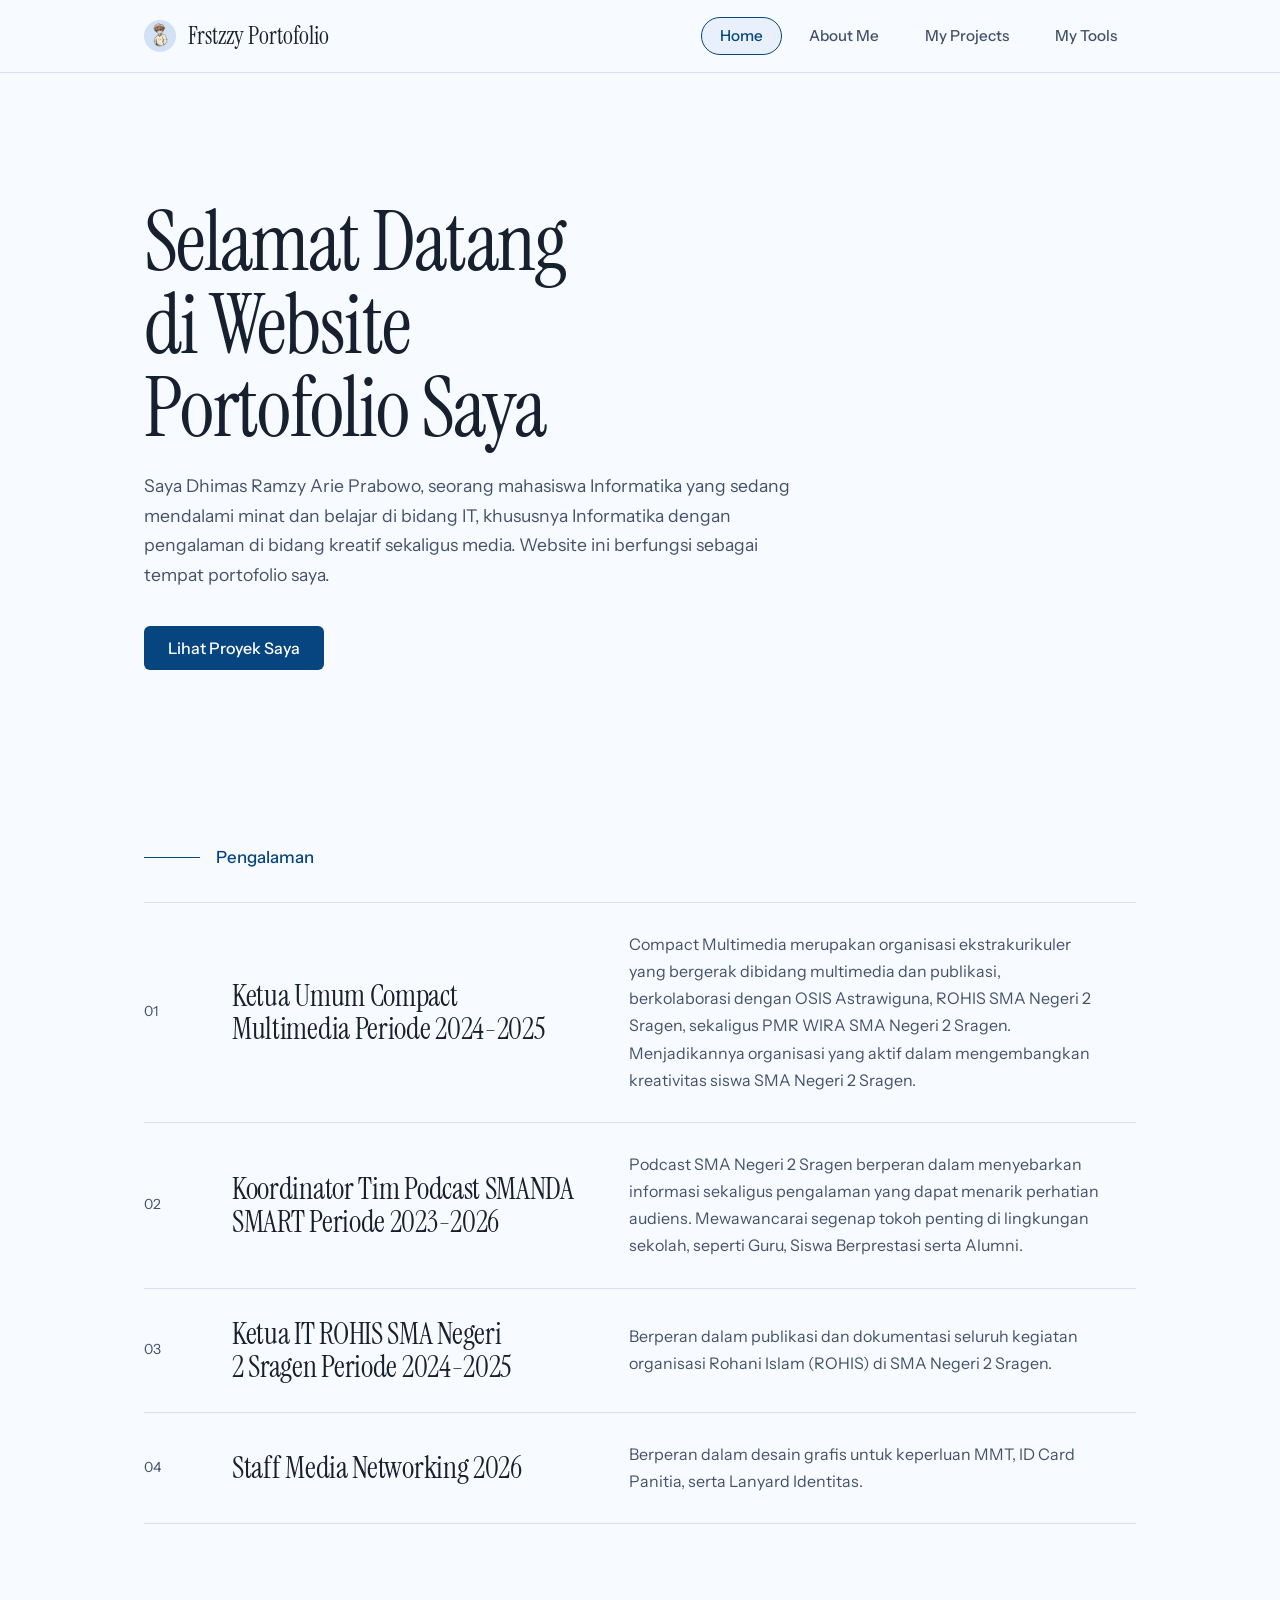
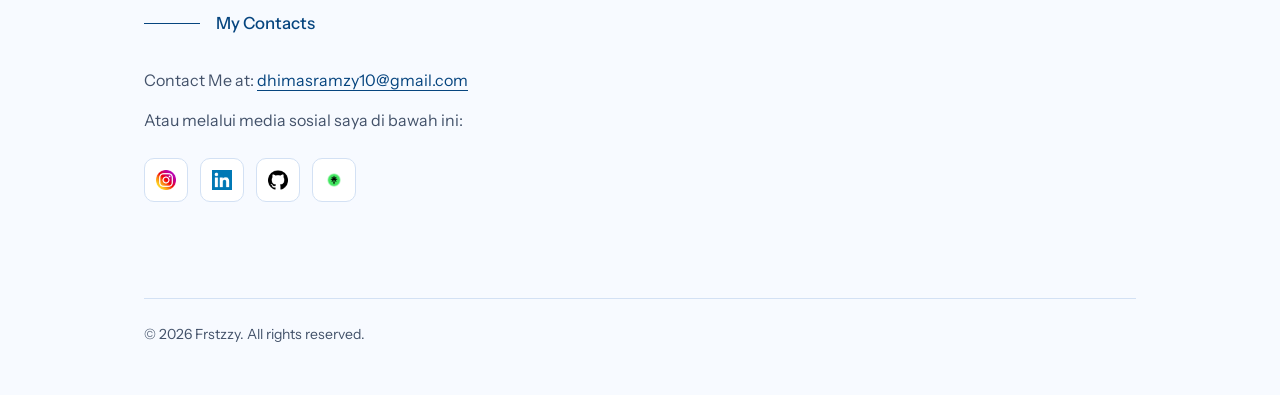
<file: index.html>
<!DOCTYPE html>
<html lang="id">
<head>
  <meta charset="UTF-8">
  <meta name="viewport" content="width=device-width, initial-scale=1.0">
  <title>Frstzzy Portofolio</title>
  <link rel="icon" href="Attachments/prostii.png" type="image/png">
  <link rel="stylesheet" href="style.css">
</head>
<body>

<header class="navbar">
  <div class="wrap nav-inner">
    <a class="brand" href="index.html">
      <img class="logo" src="Attachments/prostii.png" alt="Logo">
      <span>Frstzzy Portofolio</span>
    </a>
    <button class="tombol-menu" id="tombol-menu" type="button" aria-label="Buka menu" aria-expanded="false">☰</button>
    <ul class="menu" id="menu">
      <li><a class="aktif" href="index.html">Home</a></li>
      <li><a href="about.html">About Me</a></li>
      <li><a href="project.html">My Projects</a></li>
      <li><a href="tools.html">My Tools</a></li>
    </ul>
  </div>
</header>

<main class="wrap">
  <div class="hero">
    <h1>Selamat Datang di Website Portofolio Saya</h1>
    <p>Saya Dhimas Ramzy Arie Prabowo, seorang mahasiswa Informatika yang sedang mendalami minat dan belajar di bidang IT, khususnya Informatika dengan pengalaman di bidang kreatif sekaligus media. Website ini berfungsi sebagai tempat portofolio saya.</p>
    <a class="btn" href="project.html">Lihat Proyek Saya</a>
  </div>

  <section id="experience">
    <h2>Pengalaman</h2>
    <div class="grid">
      <div class="card">
        <h3>Ketua Umum Compact Multimedia Periode 2024-2025</h3>
        <p>Compact Multimedia merupakan organisasi ekstrakurikuler yang bergerak dibidang multimedia dan publikasi, berkolaborasi dengan OSIS Astrawiguna, ROHIS SMA Negeri 2 Sragen, sekaligus PMR WIRA SMA Negeri 2 Sragen. Menjadikannya organisasi yang aktif dalam mengembangkan kreativitas siswa SMA Negeri 2 Sragen.</p>
      </div>
      <div class="card">
        <h3>Koordinator Tim Podcast SMANDA SMART Periode 2023-2026</h3>
        <p>Podcast SMA Negeri 2 Sragen berperan dalam menyebarkan informasi sekaligus pengalaman yang dapat menarik perhatian audiens. Mewawancarai segenap tokoh penting di lingkungan sekolah, seperti Guru, Siswa Berprestasi serta Alumni.</p>
      </div>
      <div class="card">
        <h3>Ketua IT ROHIS SMA Negeri 2 Sragen Periode 2024-2025</h3>
        <p>Berperan dalam publikasi dan dokumentasi seluruh kegiatan organisasi Rohani Islam (ROHIS) di SMA Negeri 2 Sragen. </p>
      </div>
      <div class="card">
        <h3>Staff Media Networking 2026</h3>
        <p>Berperan dalam desain grafis untuk keperluan MMT, ID Card Panitia, serta Lanyard Identitas.</p>
      </div>
    </div>
  </section>

  <section id="contact">
    <h2>My Contacts</h2>
    <p>Contact Me at: <a href="mailto:dhimasramzy10@gmail.com">dhimasramzy10@gmail.com</a></p>
    <p>Atau melalui media sosial saya di bawah ini:</p>
    <div class="social-links">
      <a href="https://www.instagram.com/dhmzramzy.10/" target="_blank" rel="noopener noreferrer"><img src="Attachments/instagram.png" alt="Instagram"></a>
      <a href="https://www.linkedin.com/in/dhimasramzy10/" target="_blank" rel="noopener noreferrer"><img src="Attachments/linkedin.png" alt="LinkedIn"></a>
      <a href="https://github.com/Frstzzy" target="_blank" rel="noopener noreferrer"><img src="Attachments/github.png" alt="GitHub"></a>
      <a href="https://linktr.ee/frstzzy" target="_blank" rel="noopener noreferrer"><img src="Attachments/linktree.webp" alt="Linktree"></a>
    </div>
  </section>
</main>

<div class="wrap">
  <footer>
    <p>&copy; 2026 Frstzzy. All rights reserved.</p>
  </footer>
</div>

<script src="script.js"></script>
</body>
</html>
</file>
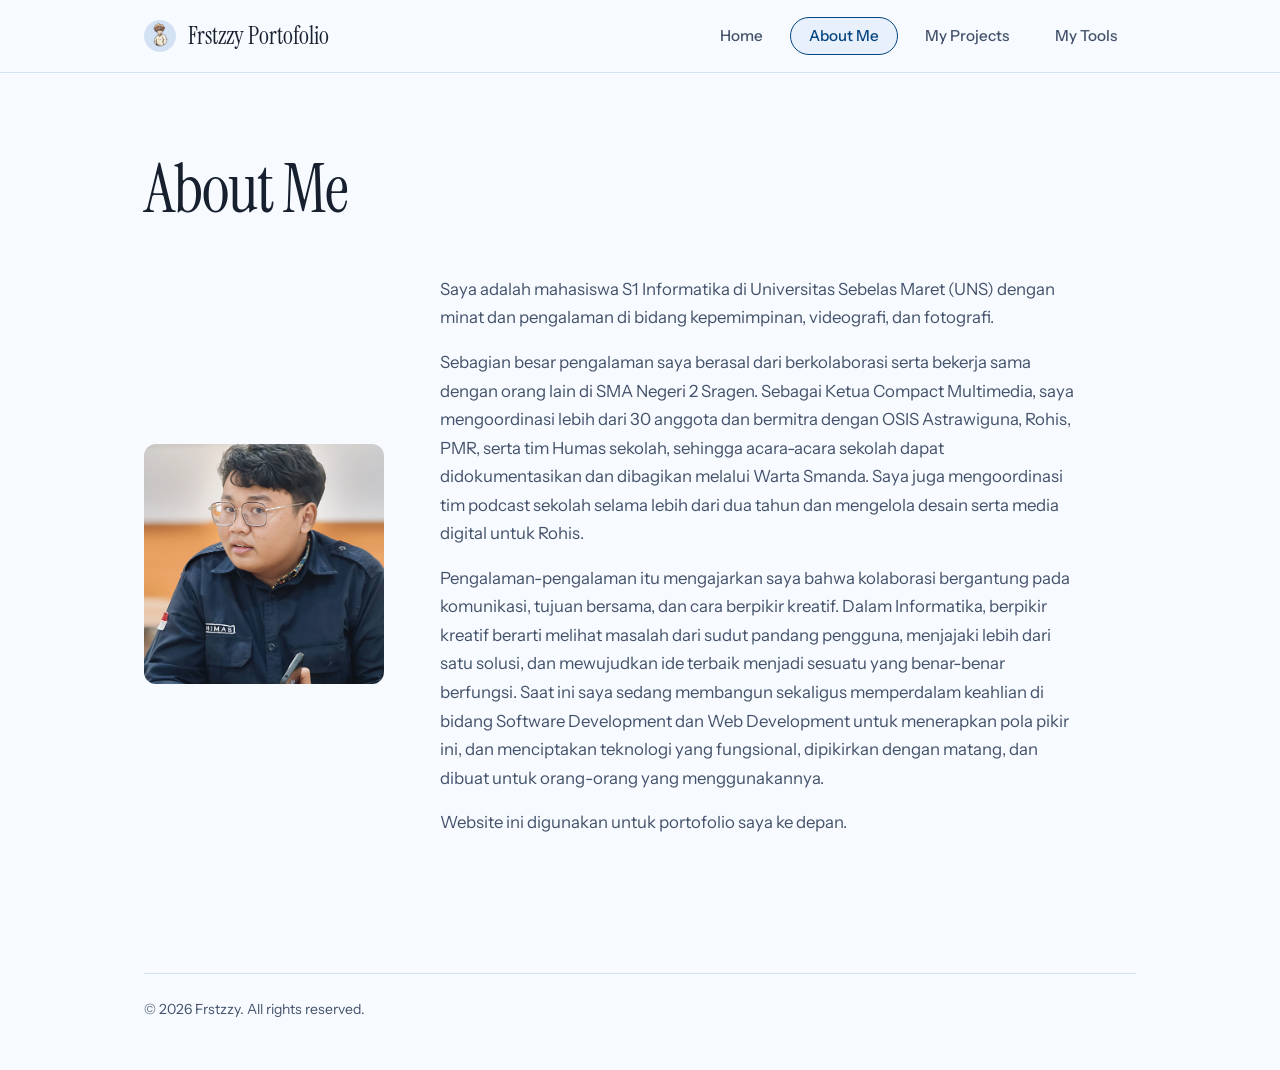
<file: about.html>
<!DOCTYPE html>
<html lang="id">
<head>
  <meta charset="UTF-8">
  <meta name="viewport" content="width=device-width, initial-scale=1.0">
  <title>Frstzzy Portofolio</title>
  <link rel="icon" href="Attachments/prostii.png" type="image/png">
  <link rel="stylesheet" href="style.css">
</head>
<body>

<header class="navbar">
  <div class="wrap nav-inner">
    <a class="brand" href="index.html">
      <img class="logo" src="Attachments/prostii.png" alt="Logo">
      <span>Frstzzy Portofolio</span>
    </a>
    <button class="tombol-menu" id="tombol-menu" type="button" aria-label="Buka menu" aria-expanded="false">☰</button>
    <ul class="menu" id="menu">
      <li><a href="index.html">Home</a></li>
      <li><a class="aktif" href="about.html">About Me</a></li>
      <li><a href="project.html">My Projects</a></li>
      <li><a href="tools.html">My Tools</a></li>
    </ul>
  </div>
</header>

<main class="wrap">
  <div class="halaman">
    <h1>About Me</h1>
    <div class="profil">
      <img src="Attachments/profileabout.jpeg" alt="Foto profil">
      <div>
        <p>Saya adalah mahasiswa S1 Informatika di Universitas Sebelas Maret (UNS) dengan minat dan pengalaman di bidang kepemimpinan, videografi, dan fotografi.</p>

<p>Sebagian besar pengalaman saya berasal dari berkolaborasi serta bekerja sama dengan orang lain di SMA Negeri 2 Sragen. Sebagai Ketua Compact Multimedia, saya mengoordinasi lebih dari 30 anggota dan bermitra dengan OSIS Astrawiguna, Rohis, PMR, serta tim Humas sekolah, sehingga acara-acara sekolah dapat didokumentasikan dan dibagikan melalui Warta Smanda. Saya juga mengoordinasi tim podcast sekolah selama lebih dari dua tahun dan mengelola desain serta media digital untuk Rohis.</p>

<p>Pengalaman-pengalaman itu mengajarkan saya bahwa kolaborasi bergantung pada komunikasi, tujuan bersama, dan cara berpikir kreatif. Dalam Informatika, berpikir kreatif berarti melihat masalah dari sudut pandang pengguna, menjajaki lebih dari satu solusi, dan mewujudkan ide terbaik menjadi sesuatu yang benar-benar berfungsi. Saat ini saya sedang membangun sekaligus memperdalam keahlian di bidang Software Development dan Web Development untuk menerapkan pola pikir ini, dan menciptakan teknologi yang fungsional, dipikirkan dengan matang, dan dibuat untuk orang-orang yang menggunakannya.</p>
        <p>Website ini digunakan untuk portofolio saya ke depan.</p>
      </div>
    </div>
  </div>
</main>

<div class="wrap">
  <footer>
    <p>&copy; 2026 Frstzzy. All rights reserved.</p>
  </footer>
</div>

<script src="script.js"></script>
</body>
</html>
</file>
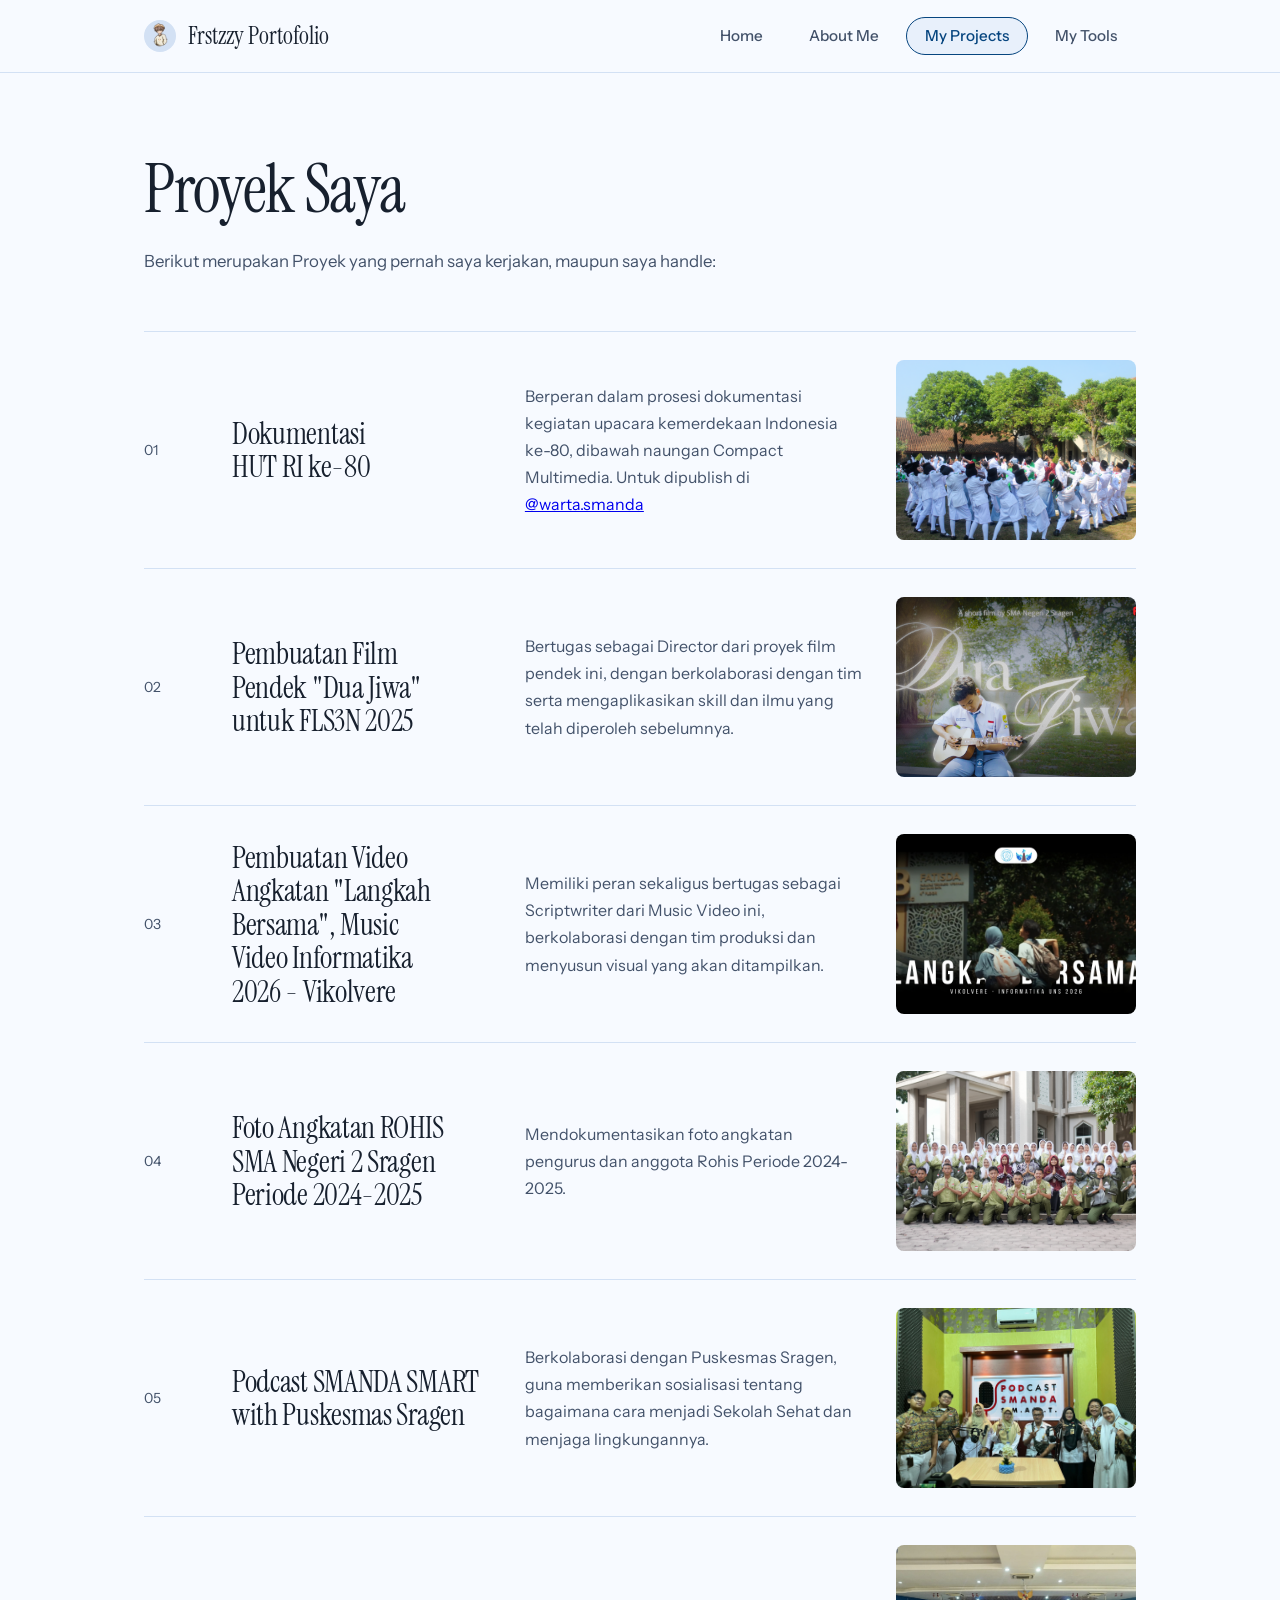
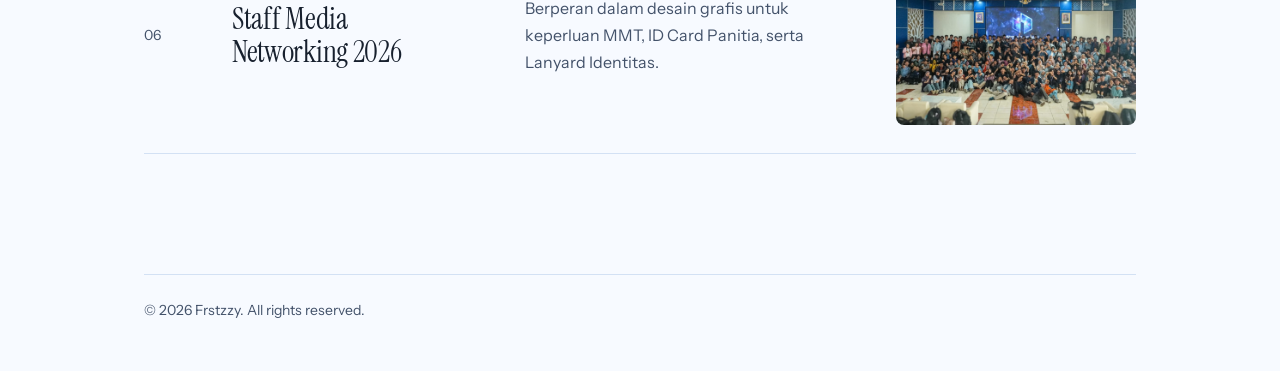
<file: project.html>
<!DOCTYPE html>
<html lang="id">
<head>
  <meta charset="UTF-8">
  <meta name="viewport" content="width=device-width, initial-scale=1.0">
  <title>Frstzzy Portofolio</title>
  <link rel="icon" href="Attachments/prostii.png" type="image/png">
  <link rel="stylesheet" href="style.css">
</head>
<body>

<header class="navbar">
  <div class="wrap nav-inner">
    <a class="brand" href="index.html">
      <img class="logo" src="Attachments/prostii.png" alt="Logo">
      <span>Frstzzy Portofolio</span>
    </a>
    <button class="tombol-menu" id="tombol-menu" type="button" aria-label="Buka menu" aria-expanded="false">☰</button>
    <ul class="menu" id="menu">
      <li><a href="index.html">Home</a></li>
      <li><a href="about.html">About Me</a></li>
      <li><a class="aktif" href="project.html">My Projects</a></li>
      <li><a href="tools.html">My Tools</a></li>
    </ul>
  </div>
</header>

<main class="wrap">
  <div class="halaman">
    <h1>Proyek Saya</h1>
    <p>Berikut merupakan Proyek yang pernah saya kerjakan, maupun saya handle:</p>
    <div class="grid">
      <div class="card">
        <img src="Attachments/compct.jpg" alt="Tampilan Proyek 1">
        <h3>Dokumentasi HUT RI ke-80 </h3>
        <p>Berperan dalam prosesi dokumentasi kegiatan upacara kemerdekaan Indonesia ke-80, dibawah naungan Compact Multimedia. Untuk dipublish di <a href="https://www.instagram.com/warta.smanda/" target="_blank" rel="noopener noreferrer">@warta.smanda</a></p>
      </div>
      <div class="card">
        <img src="Attachments/mov01.jpg" alt="Tampilan Proyek 2">
        <h3>Pembuatan Film Pendek "Dua Jiwa" untuk FLS3N 2025</h3>
        <p>Bertugas sebagai Director dari proyek film pendek ini, dengan berkolaborasi dengan tim serta mengaplikasikan skill dan ilmu yang telah diperoleh sebelumnya.</p>
      </div>
      <div class="card">
        <img src="Attachments/mv02.jpeg" alt="Tampilan Proyek 3">
        <h3>Pembuatan Video Angkatan "Langkah Bersama", Music Video Informatika 2026 - Vikolvere</h3>
        <p>Memiliki peran sekaligus bertugas sebagai Scriptwriter dari Music Video ini, berkolaborasi dengan tim produksi dan menyusun visual yang akan ditampilkan.</p>
      </div>
        <div class="card">
            <img src="Attachments/rhs25.jpg" alt="Tampilan Proyek 4">
            <h3>Foto Angkatan ROHIS SMA Negeri 2 Sragen Periode 2024-2025</h3>
            <p>Mendokumentasikan foto angkatan pengurus dan anggota Rohis Periode 2024-2025.</p>
    </div>
    <div class = "card">
        <img src="Attachments/podc26.jpg" alt="Tampilan Proyek 5">
        <h3>Podcast SMANDA SMART with Puskesmas Sragen</h3>
        <p>Berkolaborasi dengan Puskesmas Sragen, guna memberikan sosialisasi tentang bagaimana cara menjadi Sekolah Sehat dan menjaga lingkungannya.</p>
  </div>
  <div class = "card">
    <img src="Attachments/netw26.jpeg" alt="Tampilan Proyek 6">
    <h3>Staff Media Networking 2026</h3>
    <p>Berperan dalam desain grafis untuk keperluan MMT, ID Card Panitia, serta Lanyard Identitas.</p>
</main>

<div class="wrap">
  <footer>
    <p>&copy; 2026 Frstzzy. All rights reserved.</p>
  </footer>
</div>

<script src="script.js"></script>
</body>
</html>
</file>
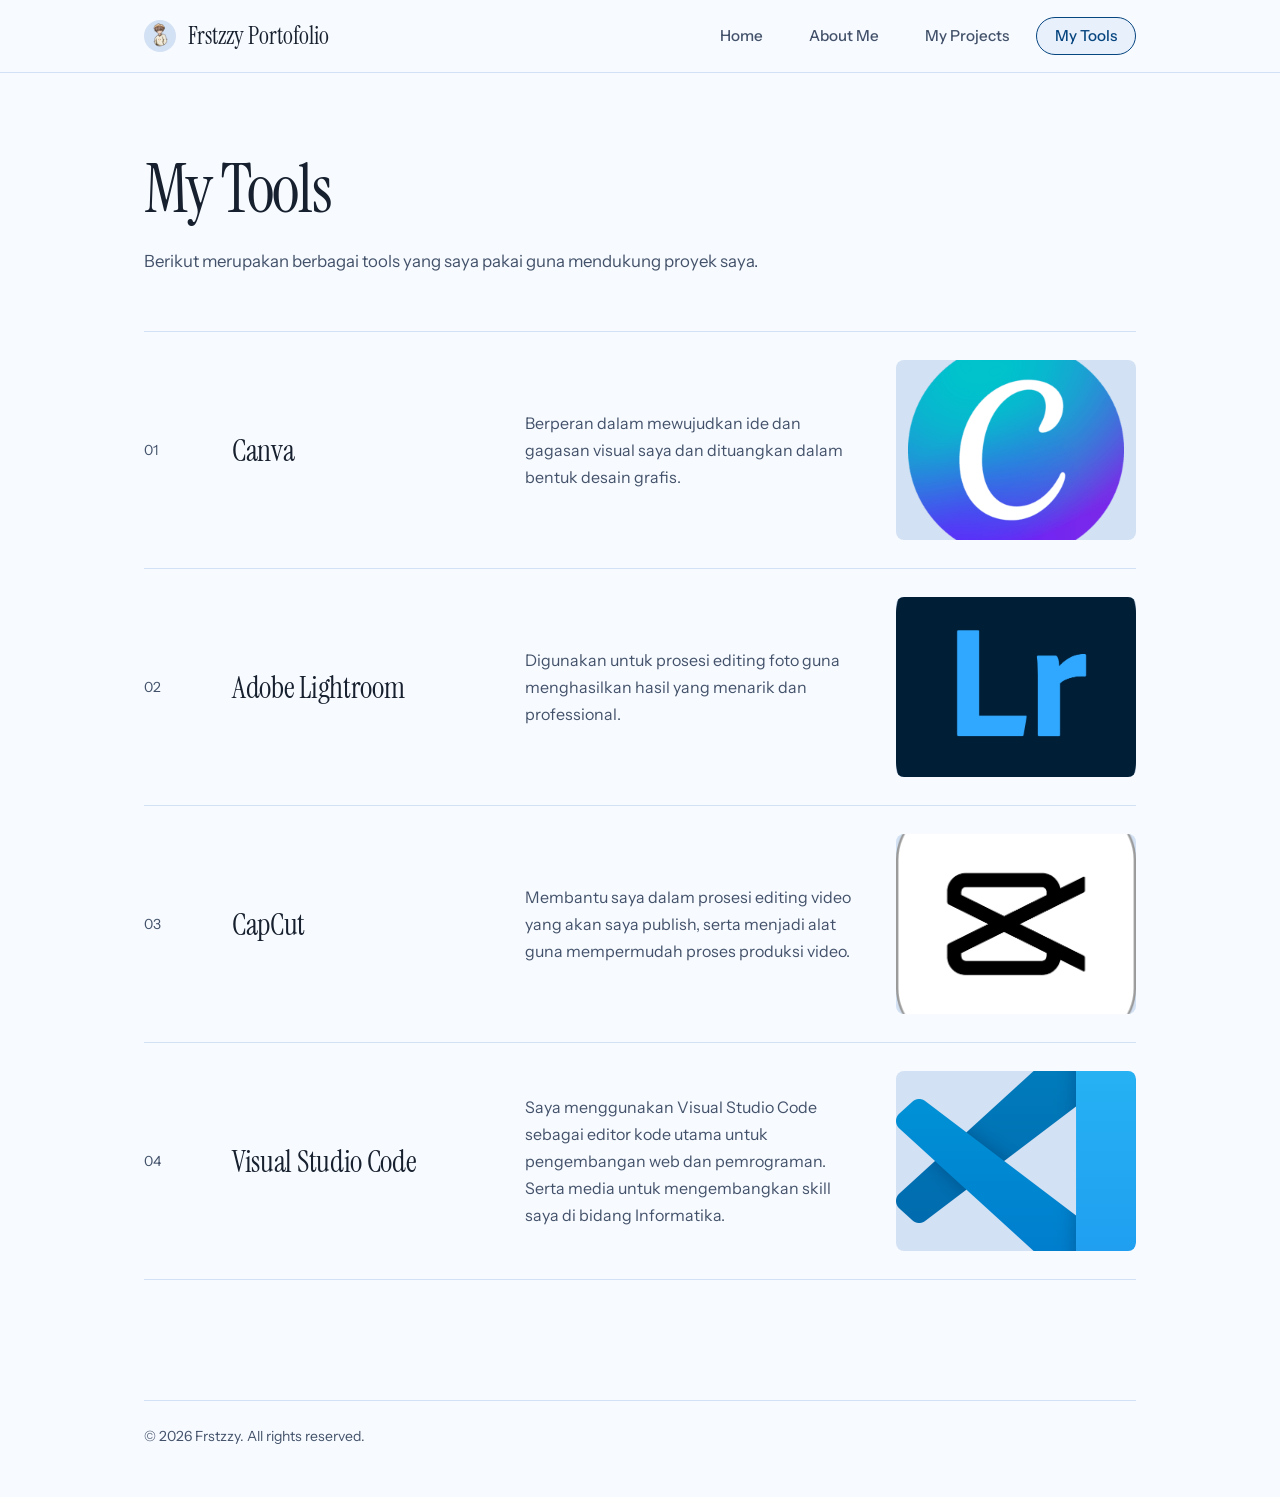
<file: tools.html>
<!DOCTYPE html>
<html lang="id">
<head>
  <meta charset="UTF-8">
  <meta name="viewport" content="width=device-width, initial-scale=1.0">
  <title>Frstzzy Portofolio</title>
  <link rel="icon" href="Attachments/prostii.png" type="image/png">
  <link rel="stylesheet" href="style.css">
</head>
<body>

<header class="navbar">
  <div class="wrap nav-inner">
    <a class="brand" href="index.html">
      <img class="logo" src="Attachments/prostii.png" alt="Logo">
      <span>Frstzzy Portofolio</span>
    </a>
    <button class="tombol-menu" id="tombol-menu" type="button" aria-label="Buka menu" aria-expanded="false">☰</button>
    <ul class="menu" id="menu">
      <li><a href="index.html">Home</a></li>
      <li><a href="about.html">About Me</a></li>
      <li><a href="project.html">My Projects</a></li>
      <li><a class="aktif" href="tools.html">My Tools</a></li>
    </ul>
  </div>
</header>

<main class="wrap">
  <div class="halaman">
    <h1>My Tools</h1>
    <p>Berikut merupakan berbagai tools yang saya pakai guna mendukung proyek saya.</p>
    <div class="grid">
      <div class="card">
        <img src="Attachments/cnv.png" alt="Logo Tool 1">
        <h3>Canva</h3>
        <p>Berperan dalam mewujudkan ide dan gagasan visual saya dan dituangkan dalam bentuk desain grafis.</p>
      </div>
      <div class="card">
        <img src="Attachments/lr.webp" alt="Logo Tool 2">
        <h3>Adobe Lightroom</h3>
        <p>Digunakan untuk prosesi editing foto guna menghasilkan hasil yang menarik dan professional.</p>
      </div>
      <div class="card">
        <img src="Attachments/cpct.png" alt="Logo Tool 3">
        <h3>CapCut</h3>
        <p>Membantu saya dalam prosesi editing video yang akan saya publish, serta menjadi alat guna mempermudah proses produksi video.</p>
      </div>
      <div class="card">
        <img src="Attachments/vcs.webp" alt="Logo Tool 4">
        <h3>Visual Studio Code</h3>
        <p>Saya menggunakan Visual Studio Code sebagai editor kode utama untuk pengembangan web dan pemrograman. Serta media untuk mengembangkan skill saya di bidang Informatika.</p>
    </div>
  </div>
</main>

<div class="wrap">
  <footer>
    <p>&copy; 2026 Frstzzy. All rights reserved.</p>
  </footer>
</div>

<script src="script.js"></script>
</body>
</html>
</file>
<file: style.css>
@import url("https://fonts.googleapis.com/css2?family=Instrument+Sans:wght@400;500;600&family=Instrument+Serif&display=swap");

:root {
  --bg: #f7faff;
  --card: #ffffff;
  --ink: #17202e;
  --muted: #43526a;
  --navy: #06457f;
  --blue: #0474c4;
  --tint: #e8f0fb;
  --line: #d3e1f4;
  --edge: #9db8dc;

  --sans: "Instrument Sans", system-ui, sans-serif;
  --serif: "Instrument Serif", Georgia, "Times New Roman", serif;
}

*,
*::before,
*::after {
  box-sizing: border-box;
}

html {
  scroll-padding-top: 88px;
}

body {
  margin: 0;
  background: var(--bg);
  color: var(--ink);
  font-family: var(--sans);
  line-height: 1.7;
  -webkit-font-smoothing: antialiased;
}

img {
  max-width: 100%;
}

:focus-visible {
  outline: 2px solid var(--blue);
  outline-offset: 3px;
}

.wrap {
  max-width: 1040px;
  margin: 0 auto;
  padding: 0 24px;
}

.navbar {
  position: sticky;
  top: 0;
  z-index: 10;
  border-bottom: 1px solid var(--line);
  background: var(--bg);
}

.nav-inner {
  position: relative;
  display: flex;
  justify-content: space-between;
  align-items: center;
  height: 72px;
}

.brand {
  display: flex;
  align-items: center;
  gap: 12px;
  color: var(--ink);
  font-family: var(--serif);
  font-size: 1.5rem;
  line-height: 1;
  text-decoration: none;
}

.logo {
  width: 32px;
  height: 32px;
  border-radius: 50%;
  object-fit: cover;
  background: var(--line);
}

.menu {
  display: flex;
  gap: 8px;
  margin: 0;
  padding: 0;
  list-style: none;
}

.menu a {
  display: block;
  padding: 7px 18px;
  border: 1px solid transparent;
  border-radius: 999px;
  color: var(--muted);
  font-size: 0.95rem;
  font-weight: 500;
  line-height: 1.5;
  text-decoration: none;
  transition: color 0.2s, border-color 0.2s, background 0.2s;
}

.menu a:hover {
  border-color: var(--edge);
  color: var(--navy);
}

.menu a.aktif {
  border-color: var(--navy);
  background: var(--tint);
  color: var(--navy);
}

.tombol-menu {
  display: none;
  width: 44px;
  height: 44px;
  padding: 0;
  border: 1px solid var(--line);
  border-radius: 10px;
  background: var(--card);
  color: var(--ink);
  font-size: 1.25rem;
  line-height: 1;
  cursor: pointer;
  transition: border-color 0.2s;
}

.tombol-menu:hover {
  border-color: var(--navy);
}

h1,
h2,
h3 {
  margin: 0;
  font-weight: 400;
  line-height: 1.1;
  text-wrap: balance;
}

h1 {
  margin-bottom: 20px;
  font-family: var(--serif);
  letter-spacing: -0.02em;
}

h2 {
  display: flex;
  align-items: center;
  gap: 16px;
  margin-bottom: 32px;
  color: var(--navy);
  font-family: var(--sans);
  font-size: 1.05rem;
  font-weight: 500;
  line-height: 1.4;
}

h2::before {
  content: "";
  width: 56px;
  height: 1px;
  background: currentColor;
}

h3 {
  font-family: var(--serif);
  font-size: 1.9rem;
  letter-spacing: -0.01em;
}

.hero {
  padding: 128px 0 88px;
}

.hero h1 {
  max-width: 15ch;
  font-size: clamp(2.8rem, 8vw, 5.2rem);
  line-height: 1;
}

.hero p {
  max-width: 54ch;
  margin: 0 0 36px;
  color: var(--muted);
  font-size: 1.1rem;
}

.btn {
  display: inline-flex;
  align-items: center;
  min-height: 44px;
  padding: 0 24px;
  border-radius: 6px;
  background: var(--navy);
  color: #fff;
  font-weight: 500;
  text-decoration: none;
  transition: background 0.2s;
}

.btn:hover {
  background: var(--blue);
}

section {
  padding-top: 88px;
}

section > p {
  max-width: 60ch;
  margin: 0 0 12px;
  color: var(--muted);
}

section p a {
  color: var(--navy);
  overflow-wrap: anywhere;
  text-underline-offset: 4px;
}

section p a:hover {
  color: var(--blue);
}

.social-links {
  display: flex;
  gap: 12px;
  margin-top: 24px;
}

.social-links a {
  display: grid;
  place-items: center;
  width: 44px;
  height: 44px;
  border: 1px solid var(--line);
  border-radius: 10px;
  background: var(--card);
  transition: border-color 0.2s, background 0.2s;
}

.social-links a:hover {
  border-color: var(--navy);
  background: var(--tint);
}

.social-links img {
  display: block;
  width: 20px;
  height: 20px;
  object-fit: contain;
}

.halaman {
  padding: 80px 0 24px;
}

.halaman h1 {
  font-size: clamp(2.6rem, 7vw, 4.2rem);
}

.halaman > p {
  max-width: 56ch;
  margin: 0 0 56px;
  color: var(--muted);
  font-size: 1.05rem;
}

.profil {
  display: grid;
  grid-template-columns: 240px 1fr;
  gap: 56px;
  align-items: center;
  margin-top: 48px;
}

.profil img {
  display: block;
  width: 100%;
  aspect-ratio: 1;
  border-radius: 12px;
  object-fit: cover;
  background: var(--line);
}

.profil p {
  max-width: 58ch;
  margin: 0 0 16px;
  color: var(--muted);
  font-size: 1.05rem;
}

.grid {
  counter-reset: baris;
  border-top: 1px solid var(--line);
}

.card {
  counter-increment: baris;
  display: grid;
  grid-template-columns: 56px 1fr 1.3fr auto;
  grid-template-areas: "no judul isi gambar";
  gap: 8px 32px;
  align-items: center;
  padding: 28px 0;
  border-bottom: 1px solid var(--line);
}

.card::before {
  content: counter(baris, decimal-leading-zero);
  grid-area: no;
  color: var(--muted);
  font-size: 0.875rem;
  transition: color 0.2s;
}

.card h3 {
  grid-area: judul;
  transition: color 0.2s;
}

.card:hover h3,
.card:hover::before {
  color: var(--blue);
}

.card p {
  grid-area: isi;
  margin: 0;
  color: var(--muted);
}

.card img {
  display: block;
  grid-area: gambar;
  width: 240px;
  aspect-ratio: 4 / 3;
  border-radius: 8px;
  object-fit: cover;
  background: var(--line);
}

footer {
  margin-top: 96px;
  padding: 24px 0 48px;
  border-top: 1px solid var(--line);
  color: var(--muted);
  font-size: 0.875rem;
}

footer p {
  margin: 0;
}

@media (max-width: 720px) {
  .wrap {
    padding: 0 20px;
  }

  .tombol-menu {
    display: block;
  }

  .menu {
    display: none;
    position: absolute;
    inset: 100% -20px auto;
    flex-direction: column;
    gap: 4px;
    padding: 12px 20px 20px;
    border-bottom: 1px solid var(--line);
    background: var(--bg);
  }

  .menu.buka {
    display: flex;
  }

  .menu a {
    padding: 11px 16px;
    border-radius: 10px;
  }

  .hero {
    padding: 72px 0 56px;
  }

  section {
    padding-top: 64px;
  }

  .halaman {
    padding: 56px 0 16px;
  }

  .profil {
    grid-template-columns: 1fr;
    gap: 28px;
    align-items: start;
  }

  .profil img {
    max-width: 240px;
  }

  .card {
    grid-template-columns: 1fr;
    grid-template-areas: "no" "judul" "isi" "gambar";
    gap: 6px;
    padding: 24px 0;
  }

  .card img {
    width: 100%;
    margin-top: 12px;
  }

  footer {
    margin-top: 64px;
  }
}

@media (prefers-reduced-motion: reduce) {
  *,
  *::before,
  *::after {
    transition: none !important;
  }
}
</file>
